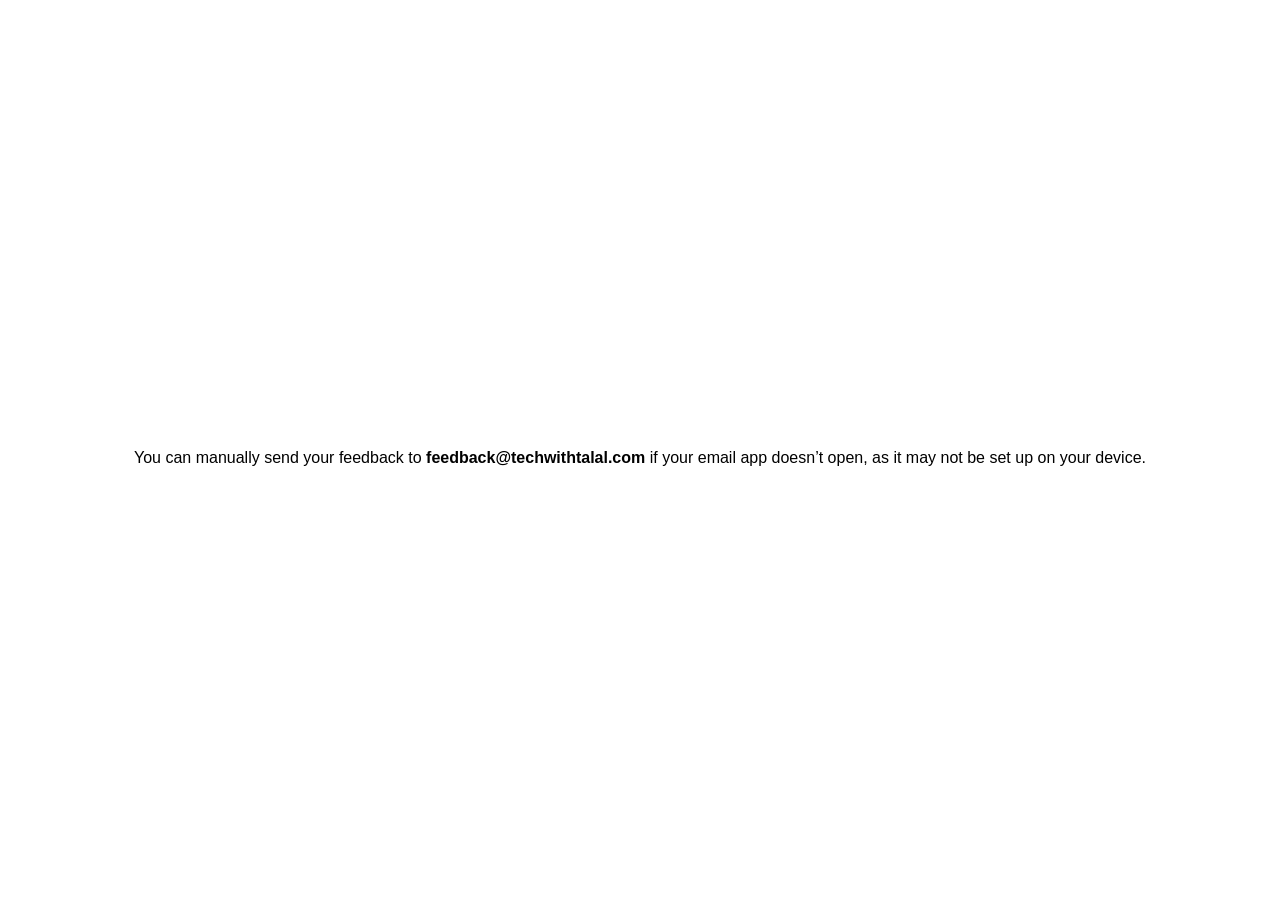
<file: feedback.html>
<!DOCTYPE html>
<html lang="en">
  <head>
    <meta charset="UTF-8" />
    <meta name="viewport" content="width=device-width, initial-scale=1.0" />
    <title>Redirecting...</title>
    <link rel="stylesheet" href="style.css" />
    <script>
      window.onload = function () {
        window.location.href =
          "mailto:feedback@techwithtalal.com?subject=YouTube Feedback&body=Hi Talal,%0D%0A%0D%0AI just wanted to share my thoughts about your content.%0D%0A%0D%0AHere's what I like:%0D%0A- %0D%0A- %0D%0A%0D%0AHere's what could be improved:%0D%0A- %0D%0A- %0D%0A%0D%0AThanks for taking the time to read my feedback!";
      };
    </script>
  </head>
  <body>
    <p>
      <p>You can manually send your feedback to <strong>feedback@techwithtalal.com</strong> if your email app doesn’t open, as it may not be set up on your device.</p>
    </p>
  </body>
</html>
</file>
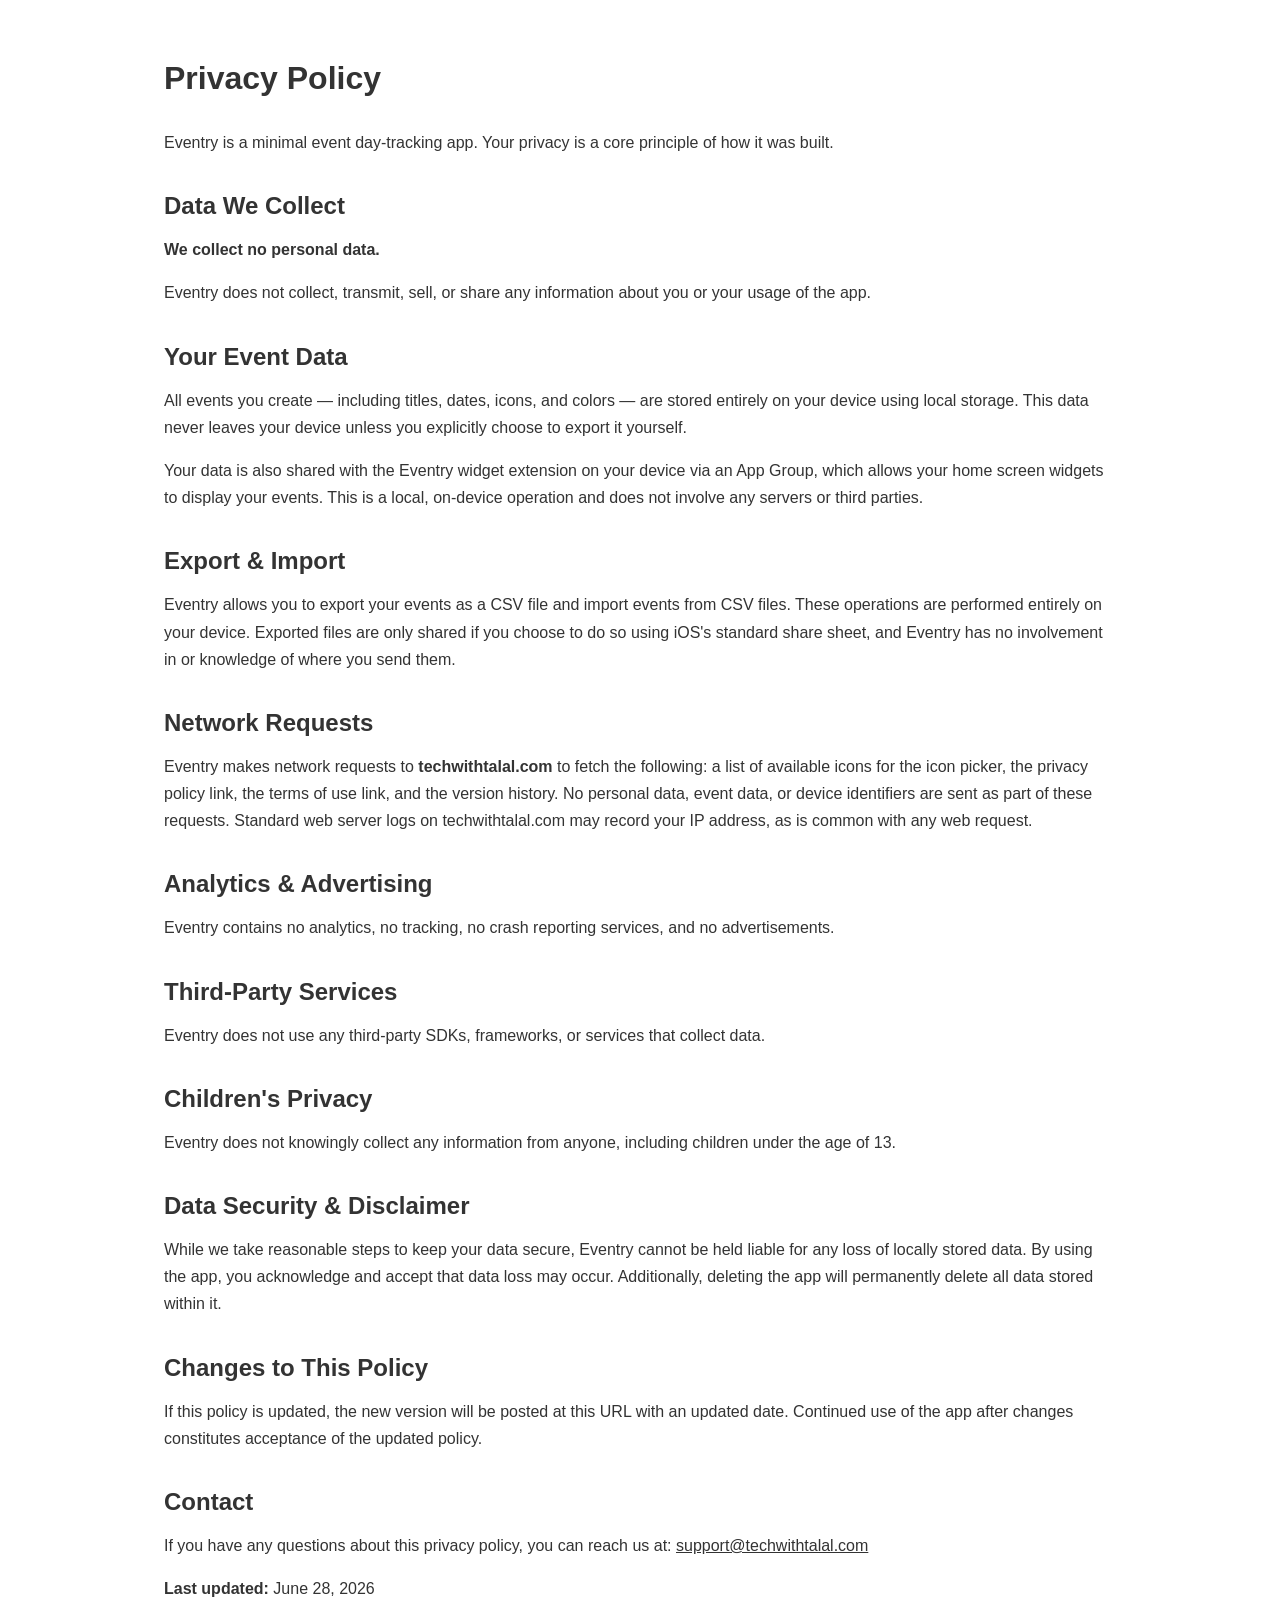
<file: privacy_policy.html>
<!DOCTYPE html>
<html lang="en">
  <head>
    <meta charset="UTF-8" />
    <meta name="viewport" content="width=device-width, initial-scale=1.0" />
    <title>Privacy Policy – Eventry</title>
    <style>
      body {
        font-family: "Avenir", sans-serif;
        margin: 0;
        padding: 0;
        color: #333;
      }

      .privacy-policy-container {
        box-sizing: border-box;
        width: 100%;
        max-width: 1000px;
        margin: 60px auto;
        padding: 0 24px;
      }

      .privacy-policy-container h1 {
        margin-bottom: 1em;
      }

      .privacy-policy-container h2 {
        margin-top: 1.5em;
        margin-bottom: 0.5em;
      }

      .privacy-policy-container p {
        margin-bottom: 1em;
        line-height: 1.7;
      }

      .privacy-policy-container a {
        color: #333;
      }
    </style>
  </head>
  <body>
    <div class="privacy-policy-container">
      <h1>Privacy Policy</h1>

      <p>
        Eventry is a minimal event day-tracking app. Your privacy is a core
        principle of how it was built.
      </p>

      <h2>Data We Collect</h2>

      <p>
        <b>We collect no personal data.</b>
      </p>
      <p>
        Eventry does not collect, transmit, sell, or share any information about
        you or your usage of the app.
      </p>

      <h2>Your Event Data</h2>

      <p>
        All events you create — including titles, dates, icons, and colors — are
        stored entirely on your device using local storage. This data never
        leaves your device unless you explicitly choose to export it yourself.
      </p>
      <p>
        Your data is also shared with the Eventry widget extension on your
        device via an App Group, which allows your home screen widgets to
        display your events. This is a local, on-device operation and does not
        involve any servers or third parties.
      </p>

      <h2>Export &amp; Import</h2>

      <p>
        Eventry allows you to export your events as a CSV file and import events
        from CSV files. These operations are performed entirely on your device.
        Exported files are only shared if you choose to do so using iOS's
        standard share sheet, and Eventry has no involvement in or knowledge of
        where you send them.
      </p>

      <h2>Network Requests</h2>

      <p>
        Eventry makes network requests to <b>techwithtalal.com</b> to fetch the
        following: a list of available icons for the icon picker, the privacy
        policy link, the terms of use link, and the version history. No personal
        data, event data, or device identifiers are sent as part of these
        requests. Standard web server logs on techwithtalal.com may record your
        IP address, as is common with any web request.
      </p>

      <h2>Analytics &amp; Advertising</h2>

      <p>
        Eventry contains no analytics, no tracking, no crash reporting services,
        and no advertisements.
      </p>

      <h2>Third-Party Services</h2>

      <p>
        Eventry does not use any third-party SDKs, frameworks, or services that
        collect data.
      </p>

      <h2>Children's Privacy</h2>

      <p>
        Eventry does not knowingly collect any information from anyone, including
        children under the age of 13.
      </p>

      <h2>Data Security &amp; Disclaimer</h2>

      <p>
        While we take reasonable steps to keep your data secure, Eventry cannot
        be held liable for any loss of locally stored data. By using the app,
        you acknowledge and accept that data loss may occur. Additionally,
        deleting the app will permanently delete all data stored within it.
      </p>

      <h2>Changes to This Policy</h2>

      <p>
        If this policy is updated, the new version will be posted at this URL
        with an updated date. Continued use of the app after changes constitutes
        acceptance of the updated policy.
      </p>

      <h2>Contact</h2>

      <p>
        If you have any questions about this privacy policy, you can reach us
        at: <a href="mailto:support@techwithtalal.com">support@techwithtalal.com</a>
      </p>

      <p><b>Last updated:</b> June 28, 2026</p>
    </div>
  </body>
</html>
</file>
<file: style.css>
body {
  display: flex;
  justify-content: center;
  align-items: center;
  height: 100vh;
  font-family: "Avenir", sans-serif;
}
p {
  text-align: center;
  padding: 30px;
  line-height: 30px;
}
</file>
